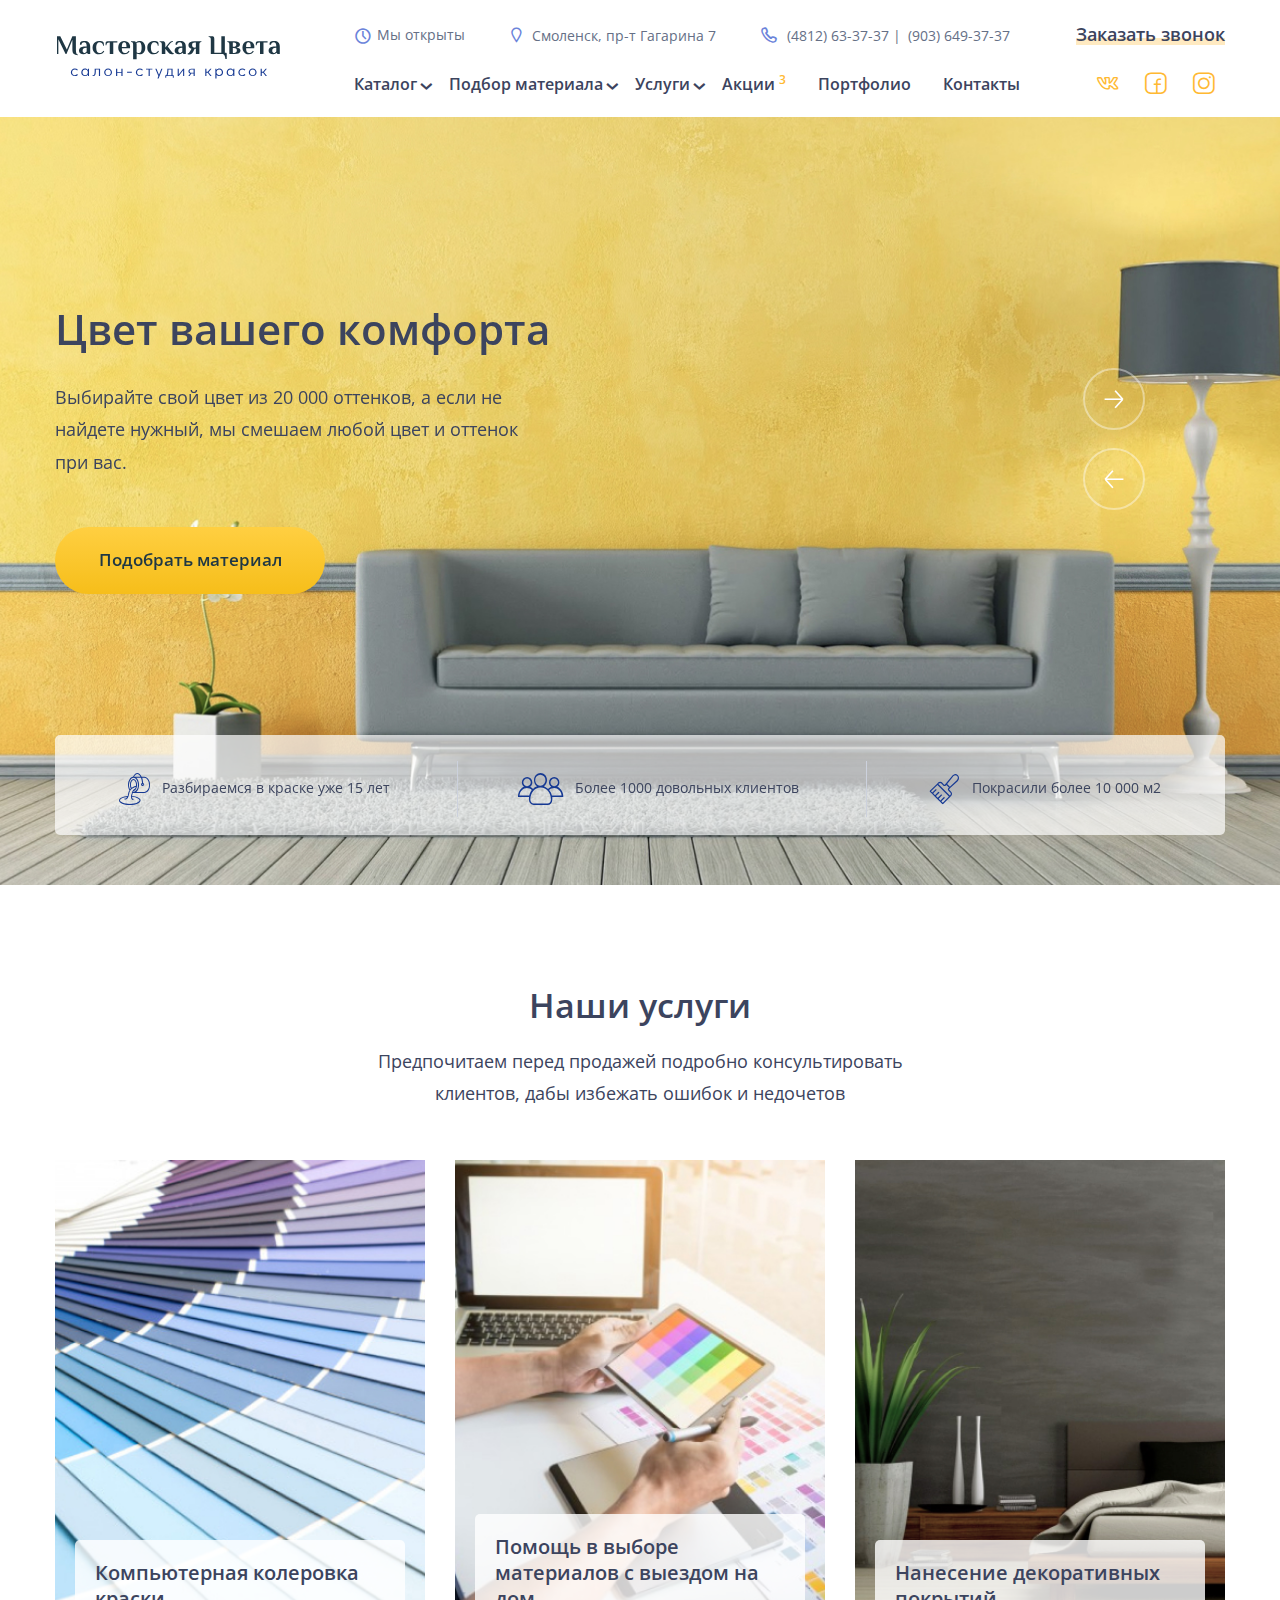
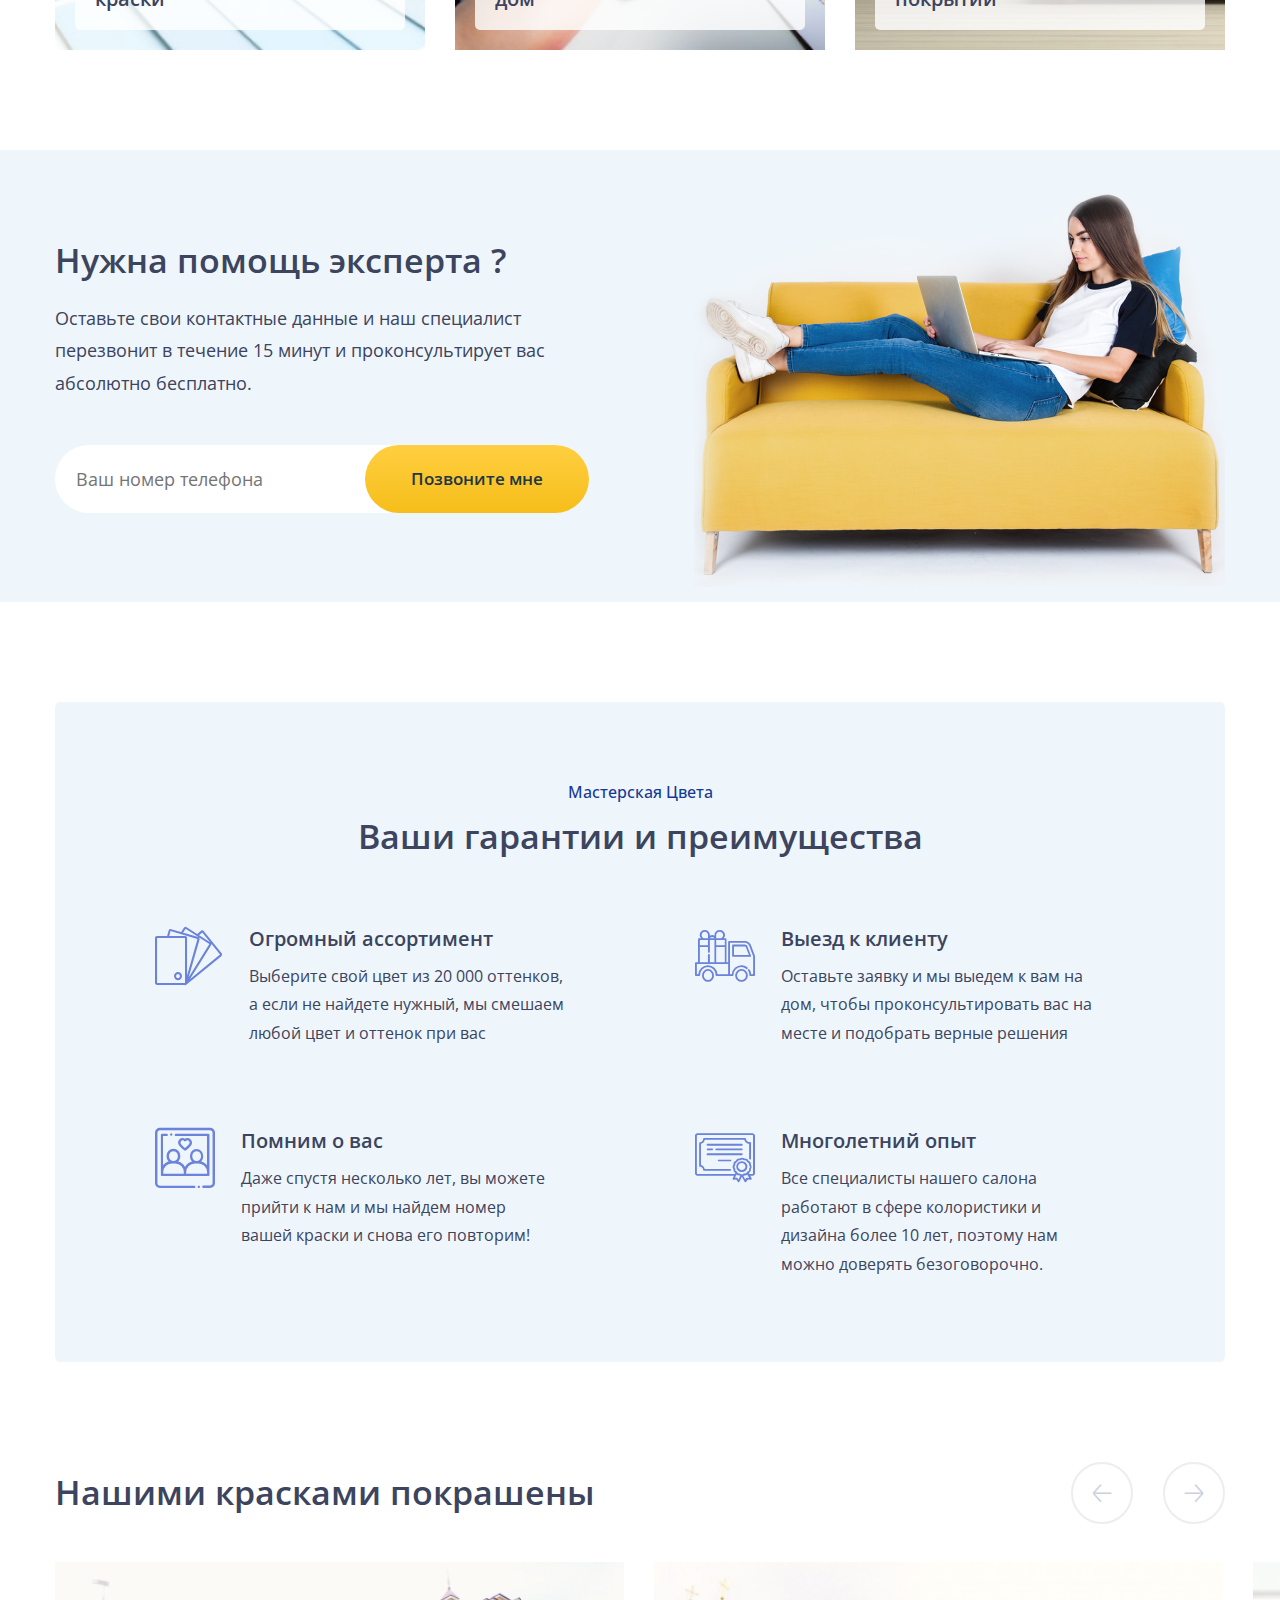
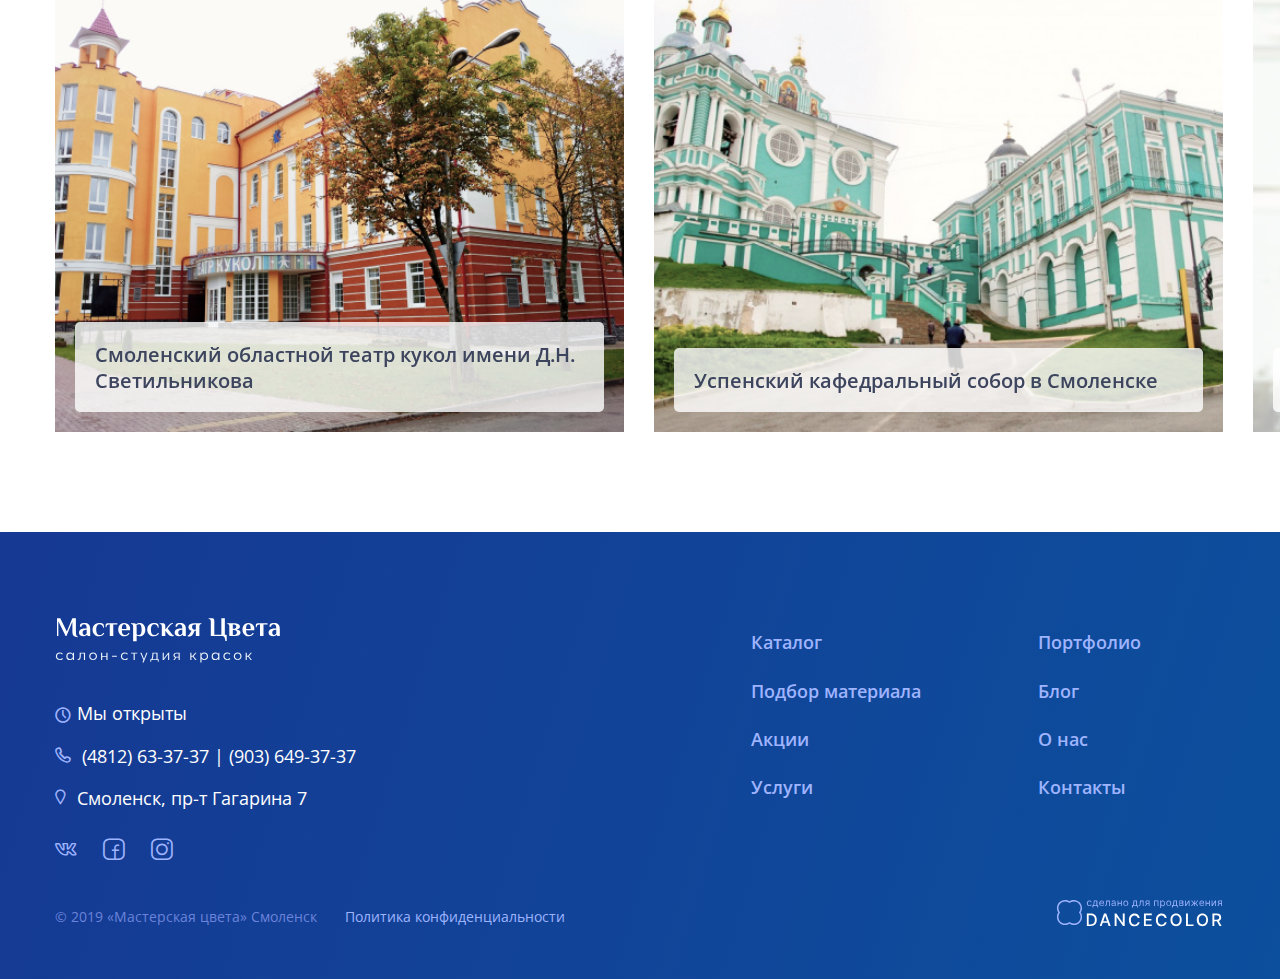
<file: Test 3/index.html>
<!DOCTYPE html>
<html lang="en">
<head>
	<meta charset="utf-8">
	<meta http-equiv="x-ua-compatible" content="ie=edge">
	<meta name="viewport" content="width=device-width, initial-scale=1.0">
	<title>Мастерская цвета</title>
	<link href="https://fonts.googleapis.com/css?family=Open+Sans:400,500,600&display=swap" rel="stylesheet">
	<link media="all" rel="stylesheet" href="css/main.css">
	<script>window.jQuery || document.write('<script src="js/jquery-3.3.1.min.js" defer><\/script>')</script>
	<script src="js/jquery.main.js" defer></script>
</head>
<body>
	<div id="wrapper">
		<header id="header">
			<div class="container">
				<strong class="logo">
					<a href="#">
						<img src="images/logo.svg" width="227" alt="Мастерская цвета">
					</a>
				</strong>
				<nav id="nav">
					<a href="#" class="nav-opener"><span>Menu</span></a>
					<div class="menu-holder">
						<address>
							<div class="address-item">
								<i class="icon-clock"></i>Мы открыты
							</div>
							<div class="address-item">
								<i class="icon-pin"></i>
								<ul class="info-list">
									<li>Смоленск, пр-т Гагарина 7</li>
								</ul>
							</div>
							<div class="address-item">
								<i class="icon-phone"></i>
								<ul class="info-list">
									<li><a href="tel:4812633737">(4812) 63-37-37</a></li>
									<li><a href="tel:9036493737">(903) 649-37-37</a></li>
								</ul>
							</div>
						</address>
						<a href="#" class="link"><span>Заказать звонок</span></a>
						<ul class="menu">
							<li>
								<a href="#">Каталог</a>
								<ul class="submenu">
									<li><a href="#">Краски</a></li>
									<li><a href="#">Эмали</a></li>
									<li><a href="#">Грунтовки и пропитки</a></li>
									<li><a href="#">Лаки</a></li>
									<li><a href="#">Декоративные краски и штукатурки</a></li>
									<li><a href="#">Декоративный камень и лепнина</a></li>
									<li><a href="#">Фотообои и фрески</a></li>
									<li><a href="#">Малярный инструмент</a></li>
								</ul>
							</li>
							<li>
								<a href="#">Подбор материала</a>
								<ul class="submenu">
									<li><a href="#">Декоративные краски и штукатурки</a></li>
									<li><a href="#">Декоративный камень и лепнина</a></li>
									<li><a href="#">Фотообои и фрески</a></li>
									<li><a href="#">Малярный инструмент</a></li>
								</ul>
							</li>
							<li>
								<a href="#">Услуги</a>
								<ul class="submenu">
									<li><a href="#">Краски</a></li>
									<li><a href="#">Эмали</a></li>
								</ul>
							</li>
							<li><a href="#">Акции <sup>3</sup></a></li>
							<li><a href="#">Портфолио</a></li>
							<li><a href="#">Контакты</a></li>
						</ul>
						<ul class="social-list">
							<li><a href="#"><i class="icon-vk"></i></a></li>
							<li><a href="#"><i class="icon-facebook"></i></a></li>
							<li><a href="#"><i class="icon-instagram"></i></a></li>
						</ul>
					</div>
				</nav>
			</div>
		</header>
		<main id="main">
			<section class="intro-section">
				<div class="bg-slider">
					<div class="slide">
						<div class="img-holder" style="background-image: url('images/img-01.jpg')"></div>
					</div>
					<div class="slide">
						<div class="img-holder" style="background-image: url('images/img-01.jpg')"></div>
					</div>
				</div>
				<div class="container">
					<div class="text-holder">
						<h1>Цвет вашего комфорта</h1>
						<p>Выбирайте свой цвет из 20 000 оттенков,
							а если не найдете нужный, мы смешаем любой цвет и оттенок при вас.</p>
						<a href="#" class="btn">Подобрать материал</a>
					</div>
					<ul class="info-panel">
						<li><i class="icon-paint"></i>Разбираемся в краске уже 15 лет</li>
						<li><i class="icon-users"></i>Более 1000 довольных клиентов</li>
						<li><i class="icon-brush"></i>Покрасили более 10 000 м2</li>
					</ul>
				</div>
			</section>
			<section class="services-section">
				<div class="container">
					<div class="heading-holder">
						<h2>Наши услуги</h2>
						<p>Предпочитаем перед продажей подробно консультировать клиентов, дабы избежать ошибок и недочетов</p>
					</div>
					<div class="row">
						<div class="column">
							<div class="img-box" style="background-image: url('images/img-02.jpg')">
								<div class="text-holder">
									<h3>Компьютерная колеровка краски</h3>
									<a href="#" class="link"><span>Подробнее</span></a>
								</div>
							</div>
						</div>
						<div class="column">
							<div class="img-box" style="background-image: url('images/img-03.jpg')">
								<div class="text-holder">
									<h3>Помощь в выборе материалов с выездом на дом</h3>
									<a href="#" class="link"><span>Подробнее</span></a>
								</div>
							</div>
						</div>
						<div class="column">
							<div class="img-box" style="background-image: url('images/img-04.jpg')">
								<div class="text-holder">
									<h3>Нанесение декоративных покрытий</h3>
									<a href="#" class="link"><span>Подробнее</span></a>
								</div>
							</div>
						</div>
					</div>
				</div>
			</section>
			<section class="help-section">
				<div class="container">
					<div class="row">
						<div class="column">
							<h2>Нужна помощь эксперта ?</h2>
							<p>Оставьте свои контактные данные и наш специалист перезвонит в течение 15 минут и проконсультирует вас абсолютно бесплатно.</p>
							<form action="#">
								<input type="tel" placeholder="Ваш номер телефона">
								<input type="submit" class="btn" value="Позвоните мне">
							</form>
						</div>
						<div class="column">
							<img src="images/img-08.png" alt="image description">
						</div>
					</div>
				</div>
			</section>
			<div class="container">
				<section class="benefits-section">
					<div class="heading-holder">
						<strong class="title">Мастерская Цвета</strong>
						<h2>Ваши гарантии и преимущества</h2>
					</div>
					<div class="row">
						<div class="column">
							<i class="icon-cards"></i>
							<div class="text-holder">
								<h3>Огромный ассортимент </h3>
								<p>Выберите свой цвет из 20 000 оттенков, а если не найдете нужный, мы смешаем любой цвет и оттенок при вас</p>
							</div>
						</div>
						<div class="column">
							<i class="icon-present"></i>
							<div class="text-holder">
								<h3>Выезд к клиенту</h3>
								<p>Оставьте заявку и мы выедем к вам на дом, чтобы проконсультировать вас на месте и подобрать верные решения</p>
							</div>
						</div>
						<div class="column">
							<i class="icon-picture"></i>
							<div class="text-holder">
								<h3>Помним о вас</h3>
								<p>Даже спустя несколько лет, вы можете прийти к нам и мы найдем номер вашей краски и снова его повторим! </p>
							</div>
						</div>
						<div class="column">
							<i class="icon-winner"></i>
							<div class="text-holder">
								<h3>Многолетний опыт</h3>
								<p>Все специалисты нашего салона работают в сфере колористики и дизайна более 10 лет, поэтому нам можно доверять безоговорочно.</p>
							</div>
						</div>
					</div>
				</section>
			</div>
			<section class="portfolio-section">
				<div class="container">
					<h2>Нашими красками покрашены</h2>
					<div class="portfolio-slider">
					<div class="slide">
						<div class="img-box" style="background-image: url('images/img-05.jpg')">
							<div class="text-holder">
								<h3>Смоленский областной театр кукол имени
									Д.Н. Светильникова</h3>
								<a href="#" class="link"><span>Подробнее</span></a>
							</div>
						</div>
					</div>
					<div class="slide">
						<div class="img-box" style="background-image: url('images/img-06.jpg')">
							<div class="text-holder">
								<h3>Успенский кафедральный собор в Смоленске</h3>
								<a href="#" class="link"><span>Подробнее</span></a>
							</div>
						</div>
					</div>
					<div class="slide">
						<div class="img-box" style="background-image: url('images/img-07.jpg')">
							<div class="text-holder">
								<h3>Смоленский центральный вокзал</h3>
								<a href="#" class="link"><span>Подробнее</span></a>
							</div>
						</div>
					</div>
				</div>
				</div>
			</section>
		</main>
		<footer id="footer">
			<div class="container">
				<div class="row">
					<div class="column">
						<strong class="logo">
							<a href="#">
								<img src="images/logo-white.svg" width="227" alt="Мастерская цвета">
							</a>
						</strong>
						<address>
							<div class="address-item">
								<i class="icon-clock"></i>Мы открыты
							</div>
							<div class="address-item">
								<i class="icon-phone"></i>
								<ul class="info-list">
									<li><a href="tel:4812633737">(4812) 63-37-37</a></li>
									<li><a href="tel:9036493737">(903) 649-37-37</a></li>
								</ul>
							</div>
							<div class="address-item">
								<i class="icon-pin"></i>
								<ul class="info-list">
									<li>Смоленск, пр-т Гагарина 7</li>
								</ul>
							</div>
						</address>
						<ul class="social-list">
							<li><a href="#"><i class="icon-vk"></i></a></li>
							<li><a href="#"><i class="icon-facebook"></i></a></li>
							<li><a href="#"><i class="icon-instagram"></i></a></li>
						</ul>
					</div>
					<div class="column">
						<ul class="footer-menu">
							<li><a href="#">Каталог</a></li>
							<li><a href="#">Подбор материала</a></li>
							<li><a href="#">Акции</a></li>
							<li><a href="#">Услуги</a></li>
							<li><a href="#">Портфолио</a></li>
							<li><a href="#">Блог</a></li>
							<li><a href="#">О нас</a></li>
							<li><a href="#">Контакты</a></li>
						</ul>
					</div>
				</div>
				<div class="copyright-holder">
					<ul class="copyright-list">
						<li><span class="copyright">&copy; 2019 <a href="#">«Мастерская цвета»</a> Смоленск</span></li>
						<li><a href="#">Политика конфиденциальности</a></li>
					</ul>
					<strong class="footer-logo">
						<a href="#">
							<img src="images/logo-footer.svg" width="170" alt="DANCECOLOR">
						</a>
					</strong>
				</div>
			</div>
		</footer>
	</div>
</body>
</html>
</file>
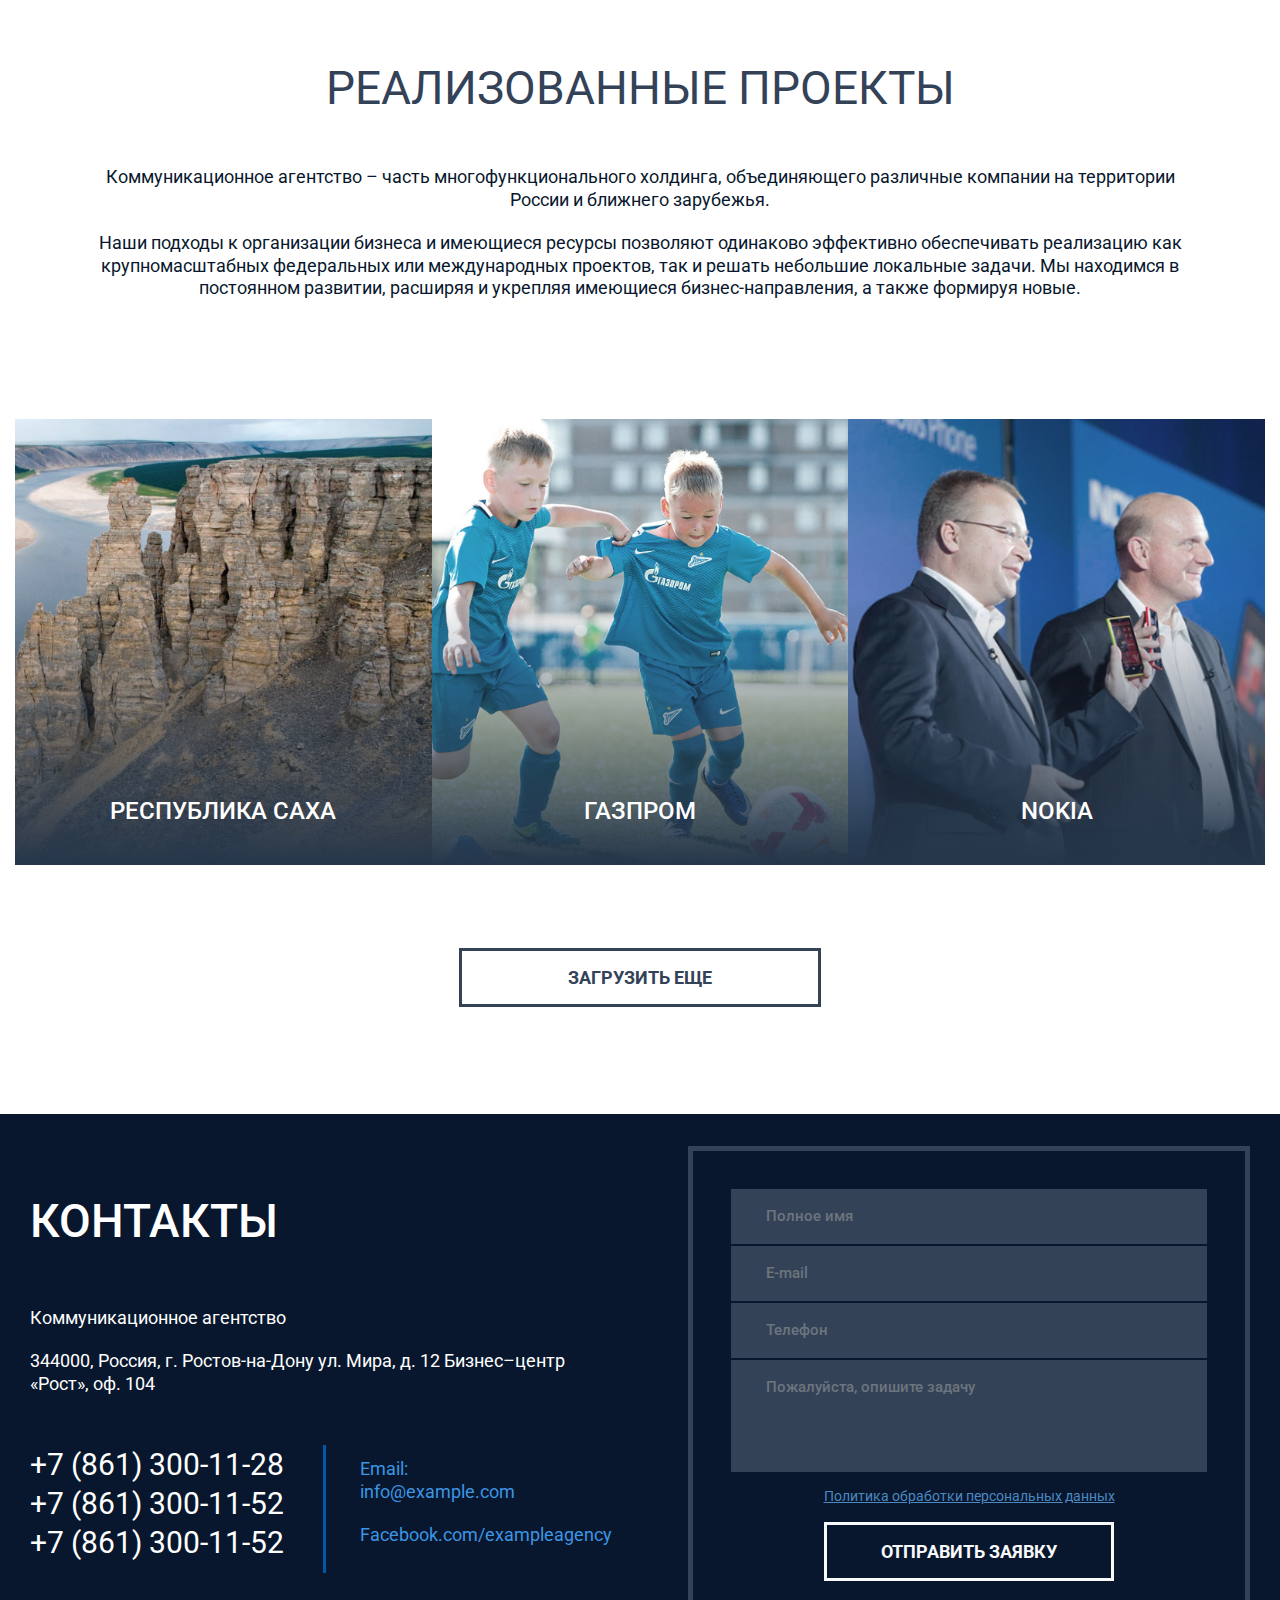
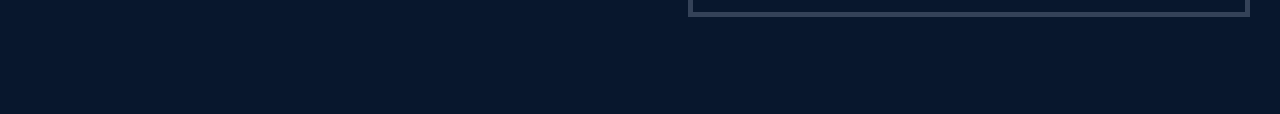
<file: Test 4/index.html>
<!DOCTYPE html>
<html lang="en">
<head>
	<meta charset="utf-8">
	<meta http-equiv="x-ua-compatible" content="ie=edge">
	<meta name="viewport" content="width=device-width, initial-scale=1.0">
	<title>Project</title>
	<script>window.jQuery || document.write('<script src="js/jquery-3.3.1.min.js" defer><\/script>')</script>
	<script src="js/jquery.main.js" defer></script>
	<script src="https://cdnjs.cloudflare.com/ajax/libs/popper.js/1.14.7/umd/popper.min.js" integrity="sha384-UO2eT0CpHqdSJQ6hJty5KVphtPhzWj9WO1clHTMGa3JDZwrnQq4sF86dIHNDz0W1" crossorigin="anonymous" defer></script>
	<script src="https://stackpath.bootstrapcdn.com/bootstrap/4.3.1/js/bootstrap.min.js" integrity="sha384-JjSmVgyd0p3pXB1rRibZUAYoIIy6OrQ6VrjIEaFf/nJGzIxFDsf4x0xIM+B07jRM" crossorigin="anonymous" defer></script>
	<link href="https://fonts.googleapis.com/css?family=Roboto:400,500,700&display=swap" rel="stylesheet">
	<link media="all" rel="stylesheet" href="css/bootstrap.css">
	<link media="all" rel="stylesheet" href="css/main.css">
</head>
<body>
	<div id="wrapper">
		<main id="main">
			<section class="our-projects-section text-center">
				<div class="text-holder">
					<h2>РЕАЛИЗОВАННЫЕ ПРОЕКТЫ</h2>
					<p>Коммуникационное агентство – часть многофункционального холдинга, объединяющего различные компании на территории России и ближнего зарубежья. </p>
					<p>Наши подходы к организации бизнеса и имеющиеся ресурсы позволяют одинаково эффективно обеспечивать реализацию как крупномасштабных федеральных или международных проектов, так и решать небольшие локальные задачи. Мы находимся в постоянном развитии, расширяя и укрепляя имеющиеся бизнес-направления, а также формируя новые.</p>
				</div>
				<div class="container">
					<div class="row no-gutters">
						<div class="col-md-4">
							<div class="visual-card" style="background-image: url(assets/images/img-01.jpg);">
								<div class="text-holder">
									<div class="m-auto w-100">
										<strong class="title">Федеральный ситуационно-информационный центр по вопросам проведения ЕГЭ 2014 года</strong>
										<a href="#" class="btn btn-outline-light" data-toggle="modal" data-target="#modalProject1">подробнее</a>
									</div>
								</div>
								<h3>республика саха</h3>
							</div>
						</div>
						<div class="col-md-4">
							<div class="visual-card" style="background-image: url(assets/images/img-02.jpg);">
								<div class="text-holder">
									<div class="m-auto w-100">
										<strong class="title">Федеральный ситуационно-информационный центр по вопросам проведения ЕГЭ 2014 года</strong>
										<a href="#" class="btn btn-outline-light" data-toggle="modal" data-target="#modalProject2">подробнее</a>
									</div>
								</div>
								<h3>ГАЗПРОМ</h3>
							</div>
						</div>
						<div class="col-md-4">
							<div class="visual-card" style="background-image: url(assets/images/img-03.jpg);">
								<div class="text-holder">
									<div class="m-auto w-100">
										<strong class="title">Федеральный ситуационно-информационный центр по вопросам проведения ЕГЭ 2014 года</strong>
										<a href="#" class="btn btn-outline-light" data-toggle="modal" data-target="#modalProject3">подробнее</a>
									</div>
								</div>
								<h3>NOKIA</h3>
							</div>
						</div>
					</div>
					<a href="#" class="btn btn-outline-primary">загрузить еще</a>
				</div>
			</section>
		</main>
		<footer id="footer">
			<div class="container">
				<div class="row">
					<div class="col-lg-6 pt-lg-5">
						<h2>контакты</h2>
						<address>
							<p>Коммуникационное агентство</p>
							<p>344000, Россия, г. Ростов-на-Дону ул. Мира, д. 12 Бизнес–центр «Рост», оф. 104</p>
						</address>
						<div class="row mb-sm-4 mb-lg-0">
							<div class="col-sm-6">
								<ul class="phone-list">
									<li><a href="tel:78613001128">+7 (861) 300-11-28</a></li>
									<li><a href="tel:78613001152">+7 (861) 300-11-52</a></li>
									<li><a href="tel:78613001152">+7 (861) 300-11-52</a></li>
								</ul>
							</div>
							<div class="col-sm-6">
								<ul class="mail-list">
									<li>
										<span class="d-block">Email:</span>
										<a href="mailto:info@example.com">info@example.com</a>
									</li>
									<li><a href="Facebook.com/exampleagency">Facebook.com/exampleagency</a></li>
								</ul>
							</div>
						</div>
					</div>
					<div class="col-lg-6 pl-lg-5">
						<form action="#" class="contact-form text-center">
							<input type="text" class="form-control" placeholder="Полное имя">
							<input type="email" class="form-control" placeholder="E-mail">
							<input type="tel" class="form-control" placeholder="Телефон">
							<textarea class="form-control" placeholder="Пожалуйста, опишите задачу"></textarea>
							<div class="link-holder">
								<a href="#" class="link">Политика обработки персональных данных</a>
							</div>
							<input type="submit" class="btn btn-outline-light" value="Отправить заявку">
						</form>
					</div>
				</div>
			</div>
		</footer>
		<div class="modal fade" id="modalProject1" tabindex="-1" role="dialog" aria-hidden="true">
			<div class="modal-dialog modal-dialog-centered modal-xl" role="document">
				<div class="modal-content">
					<button type="button" class="close" data-dismiss="modal" aria-label="Close">
						<span aria-hidden="true">&times;</span>
					</button>
					<div class="modal-body">
						<div class="row">
							<div class="col-md-6">
								<div class="img-box" style="background-image: url(assets/images/img-01.jpg);"></div>
							</div>
							<div class="col-md-6 align-self-center">
								<h3>Project 1</h3>
								<p>Lorem ipsum dolor sit amet, consectetur adipisicing elit. Illo nam autem, ullam quos itaque numquam excepturi nostrum tempora, animi officia esse sed. Unde illo voluptatibus pariatur, facilis aspernatur tempora molestiae.</p>
							</div>
						</div>
					</div>
				</div>
			</div>
		</div>
		<div class="modal fade" id="modalProject2" tabindex="-1" role="dialog" aria-hidden="true">
			<div class="modal-dialog modal-dialog-centered modal-xl" role="document">
				<div class="modal-content">
					<button type="button" class="close" data-dismiss="modal" aria-label="Close">
						<span aria-hidden="true">&times;</span>
					</button>
					<div class="modal-body">
						<div class="row">
							<div class="col-md-6">
								<div class="img-box" style="background-image: url(assets/images/img-02.jpg);"></div>
							</div>
							<div class="col-md-6 align-self-center">
								<h3>Project 2</h3>
								<p>Lorem ipsum dolor sit amet, consectetur adipisicing elit. Illo nam autem, ullam quos itaque numquam excepturi nostrum tempora, animi officia esse sed. Unde illo voluptatibus pariatur, facilis aspernatur tempora molestiae.</p>
							</div>
						</div>
					</div>
				</div>
			</div>
		</div>
		<div class="modal fade" id="modalProject3" tabindex="-1" role="dialog" aria-hidden="true">
			<div class="modal-dialog modal-dialog-centered modal-xl" role="document">
				<div class="modal-content">
					<button type="button" class="close" data-dismiss="modal" aria-label="Close">
						<span aria-hidden="true">&times;</span>
					</button>
					<div class="modal-body">
						<div class="row">
							<div class="col-md-6">
								<div class="img-box" style="background-image: url(assets/images/img-03.jpg);"></div>
							</div>
							<div class="col-md-6 align-self-center">
								<h3>Project 3</h3>
								<p>Lorem ipsum dolor sit amet, consectetur adipisicing elit. Illo nam autem, ullam quos itaque numquam excepturi nostrum tempora, animi officia esse sed. Unde illo voluptatibus pariatur, facilis aspernatur tempora molestiae.</p>
							</div>
						</div>
					</div>
				</div>
			</div>
		</div>
	</div>
</body>
</html>
</file>
<file: Test 4/css/main.css>
.phone-list, .mail-list {
    margin: 0;
    padding: 0;
    list-style: none;
}

.clearfix:after {
    content: '';
    display: block;
    clear: both;
}

.visual-card, .modal .img-box {
    background-repeat: no-repeat;
    background-size: cover;
    background-position: center;
}

.ellipsis {
    white-space: nowrap;
    text-overflow: ellipsis;
    overflow: hidden;
}

#wrapper {
    position: relative;
    overflow: hidden;
}

img {
    max-width: 100%;
    height: auto;
    vertical-align: top;
}

h1,
.h1,
h2,
.h2,
h3,
.h3,
h4,
.h4,
h5,
.h5 {
    margin-top: 0;
}

@media (min-width: 992px) {
    body {
        font-size: 18px;
    }
}

h2 {
    text-transform: uppercase;
}

@media (min-width: 992px) {
    h2 {
        font-size: 46px;
    }
}

h3 {
    text-transform: uppercase;
}

@media (min-width: 992px) {
    h3 {
        font-size: 24px;
    }
}

a {
    transition: color 0.4s ease-in-out;
}

.link {
    display: inline-block;
    vertical-align: top;
    font-size: 14px;
    text-decoration: underline;
}

.form-control {
    margin-bottom: 2px;
    box-shadow: none;
}

@media (min-width: 992px) {
    .form-control {
        padding: 19px 34px;
    }
}

.form-control:focus {
    outline: none;
    box-shadow: none;
}

textarea.form-control {
    height: 112px;
    resize: none;
}

button:focus {
    outline: none;
}

.btn {
    text-transform: uppercase;
}

@media (min-width: 992px) {
    .btn {
        min-width: 362px;
        font-size: 18px;
    }
}

.our-projects-section {
    padding: 20px 0;
}

@media (min-width: 992px) {
    .our-projects-section {
        padding: 61px 0 107px;
    }
}

.our-projects-section h2 {
    font-weight: 400;
}

@media (min-width: 992px) {
    .our-projects-section h2 {
        margin: 0 0 50px;
    }
}

.our-projects-section p {
    margin: 0 0 21px;
}

@media (min-width: 1200px) {
    .our-projects-section .container {
        max-width: 1650px;
    }
}

.our-projects-section .row {
    margin-bottom: 20px;
}

@media (min-width: 992px) {
    .our-projects-section .row {
        margin-bottom: 83px;
    }
}

.our-projects-section .text-holder {
    max-width: 1130px;
    margin: 0 auto 20px;
}

@media (min-width: 992px) {
    .our-projects-section .text-holder {
        margin-bottom: 119px;
    }
}

.visual-card {
    transition: transform 0.4s ease-in-out;
    padding-bottom: 107%;
    position: relative;
    overflow: hidden;
}

.visual-card:before {
    transition: height 0.4s ease-in-out;
    content: '';
    position: absolute;
    left: 0;
    right: 0;
    bottom: 0;
    height: 60%;
    background: linear-gradient(to top, #25364a, rgba(0, 0, 0, 0.001));
}

.visual-card:hover {
    z-index: 2;
    transform: scale(1.04);
}

.visual-card:hover:before {
    height: 300%;
}

.visual-card:hover .text-holder {
    opacity: 1;
    visibility: visible;
}

.visual-card .text-holder {
    transition: opacity 0.4s ease-in-out, visibility 0.4s ease-in-out;
    opacity: 0;
    visibility: hidden;
    position: absolute;
    top: 0;
    left: 0;
    right: 0;
    height: calc(100% - 70px);
    overflow-y: auto;
    overflow-x: hidden;
    display: -ms-flexbox;
    display: flex;
    -ms-flex-align: center;
    align-items: center;
    -ms-flex-direction: column;
    flex-direction: column;
    z-index: 2;
    padding: 20px 10px 10px;
}

@media (min-width: 992px) {
    .visual-card .text-holder {
        height: calc(100% - 100px);
    }
}

@media (min-width: 1200px) {
    .visual-card .text-holder {
        padding: 53px 115px 10px;
    }
}

.visual-card h3 {
    position: absolute;
    bottom: 15px;
    left: 0;
    right: 0;
    z-index: 2;
    color: #fff;
}

@media (min-width: 992px) {
    .visual-card h3 {
        bottom: 31px;
    }
}

.visual-card .title {
    color: #fff;
    font-weight: 400;
    position: relative;
    display: block;
    padding-bottom: 26px;
    margin-bottom: 24px;
    line-height: 1.35;
}

.visual-card .title:after {
    content: '';
    position: absolute;
    bottom: 0;
    left: 50%;
    transform: translateX(-50%);
    height: 3px;
    width: 90px;
    background: #fff;
}

@media (min-width: 992px) {
    .visual-card .btn {
        min-width: 203px;
    }
}

.modal .img-box {
    padding-bottom: 100%;
    margin: 0 0 20px;
}

.modal .close {
    position: absolute;
    margin: 0;
    top: 5px;
    right: 5px;
    z-index: 2;
}

@media (min-width: 992px) {
    .modal .close {
        top: 10px;
        right: 10px;
    }
}

#footer {
    background: #08172d;
    padding: 20px 0;
}

@media (min-width: 992px) {
    #footer {
        padding: 32px 0 97px;
    }
}

#footer h2 {
    color: #fff;
}

@media (min-width: 992px) {
    #footer h2 {
        margin-bottom: 58px;
    }
}

#footer address {
    color: #fff;
}

@media (min-width: 1200px) {
    #footer .container {
        max-width: 1250px;
    }
}

@media (min-width: 992px) {
    address {
        margin-bottom: 50px;
    }
}

address p {
    margin-bottom: 21px;
}

.contact-form {
    border: 3px solid #344258;
    padding: 10px;
}

@media (min-width: 768px) {
    .contact-form {
        padding: 38px 38px 31px;
        border-width: 5px;
    }
}

.contact-form .link-holder {
    padding: 14px 0 12px;
}

@media (min-width: 992px) {
    .contact-form input[type="submit"] {
        min-width: 290px;
    }
}

.phone-list {
    color: #fff;
    line-height: 1.3;
}

@media (min-width: 576px) {
    .phone-list {
        font-size: 24px;
    }
}

@media (min-width: 1200px) {
    .phone-list {
        font-size: 30px;
    }
}

.phone-list a {
    color: inherit;
}

.phone-list a:hover {
    color: #344258;
}

.mail-list {
    color: #3d95e3;
    padding: 13px 0 0;
}

@media (min-width: 576px) {
    .mail-list {
        position: relative;
        padding: 13px 0 5px;
    }
}

@media (min-width: 1200px) {
    .mail-list {
        padding: 13px 17px 5px;
    }
}

@media (min-width: 576px) {
    .mail-list:before {
        content: '';
        position: absolute;
        top: 0;
        bottom: 0;
        left: -20px;
        width: 3px;
        background-color: #0058a7;
    }
}

.mail-list li {
    margin-bottom: 21px;
}

.mail-list a {
    color: inherit;
}

.mail-list a:hover {
    color: #fff;
}
</file>
<file: Test 3/css/main.css>
/*! normalize.css v8.0.1 | MIT License | github.com/necolas/normalize.css */
/* Document
   ========================================================================== */
/**
 * 1. Correct the line height in all browsers.
 * 2. Prevent adjustments of font size after orientation changes in iOS.
 */
html {
  line-height: 1.15;
  /* 1 */
  -webkit-text-size-adjust: 100%;
  /* 2 */ }

/* Sections
   ========================================================================== */
/**
 * Remove the margin in all browsers.
 */
body {
  margin: 0; }

/**
 * Render the `main` element consistently in IE.
 */
main {
  display: block; }

/**
 * Correct the font size and margin on `h1` elements within `section` and
 * `article` contexts in Chrome, Firefox, and Safari.
 */
h1 {
  font-size: 2em;
  margin: 0.67em 0; }

/* Grouping content
   ========================================================================== */
/**
 * 1. Add the correct box sizing in Firefox.
 * 2. Show the overflow in Edge and IE.
 */
hr {
  box-sizing: content-box;
  /* 1 */
  height: 0;
  /* 1 */
  overflow: visible;
  /* 2 */ }

/**
 * 1. Correct the inheritance and scaling of font size in all browsers.
 * 2. Correct the odd `em` font sizing in all browsers.
 */
pre {
  font-family: monospace, monospace;
  /* 1 */
  font-size: 1em;
  /* 2 */ }

/* Text-level semantics
   ========================================================================== */
/**
 * Remove the gray background on active links in IE 10.
 */
a {
  background-color: transparent; }

/**
 * 1. Remove the bottom border in Chrome 57-
 * 2. Add the correct text decoration in Chrome, Edge, IE, Opera, and Safari.
 */
abbr[title] {
  border-bottom: none;
  /* 1 */
  text-decoration: underline;
  /* 2 */
  text-decoration: underline dotted;
  /* 2 */ }

/**
 * Add the correct font weight in Chrome, Edge, and Safari.
 */
b,
strong {
  font-weight: bolder; }

/**
 * 1. Correct the inheritance and scaling of font size in all browsers.
 * 2. Correct the odd `em` font sizing in all browsers.
 */
code,
kbd,
samp {
  font-family: monospace, monospace;
  /* 1 */
  font-size: 1em;
  /* 2 */ }

/**
 * Add the correct font size in all browsers.
 */
small {
  font-size: 80%; }

/**
 * Prevent `sub` and `sup` elements from affecting the line height in
 * all browsers.
 */
sub,
sup {
  font-size: 75%;
  line-height: 0;
  position: relative;
  vertical-align: baseline; }

sub {
  bottom: -0.25em; }

sup {
  top: -0.5em; }

/* Embedded content
   ========================================================================== */
/**
 * Remove the border on images inside links in IE 10.
 */
img {
  border-style: none; }

/* Forms
   ========================================================================== */
/**
 * 1. Change the font styles in all browsers.
 * 2. Remove the margin in Firefox and Safari.
 */
button,
input,
optgroup,
select,
textarea {
  font-family: inherit;
  /* 1 */
  font-size: 100%;
  /* 1 */
  line-height: 1.15;
  /* 1 */
  margin: 0;
  /* 2 */ }

/**
 * Show the overflow in IE.
 * 1. Show the overflow in Edge.
 */
button,
input {
  /* 1 */
  overflow: visible; }

/**
 * Remove the inheritance of text transform in Edge, Firefox, and IE.
 * 1. Remove the inheritance of text transform in Firefox.
 */
button,
select {
  /* 1 */
  text-transform: none; }

/**
 * Correct the inability to style clickable types in iOS and Safari.
 */
button,
[type="button"],
[type="reset"],
[type="submit"] {
  -webkit-appearance: button; }

/**
 * Remove the inner border and padding in Firefox.
 */
button::-moz-focus-inner,
[type="button"]::-moz-focus-inner,
[type="reset"]::-moz-focus-inner,
[type="submit"]::-moz-focus-inner {
  border-style: none;
  padding: 0; }

/**
 * Restore the focus styles unset by the previous rule.
 */
button:-moz-focusring,
[type="button"]:-moz-focusring,
[type="reset"]:-moz-focusring,
[type="submit"]:-moz-focusring {
  outline: 1px dotted ButtonText; }

/**
 * Correct the padding in Firefox.
 */
fieldset {
  padding: 0.35em 0.75em 0.625em; }

/**
 * 1. Correct the text wrapping in Edge and IE.
 * 2. Correct the color inheritance from `fieldset` elements in IE.
 * 3. Remove the padding so developers are not caught out when they zero out
 *    `fieldset` elements in all browsers.
 */
legend {
  box-sizing: border-box;
  /* 1 */
  color: inherit;
  /* 2 */
  display: table;
  /* 1 */
  max-width: 100%;
  /* 1 */
  padding: 0;
  /* 3 */
  white-space: normal;
  /* 1 */ }

/**
 * Add the correct vertical alignment in Chrome, Firefox, and Opera.
 */
progress {
  vertical-align: baseline; }

/**
 * Remove the default vertical scrollbar in IE 10+.
 */
textarea {
  overflow: auto; }

/**
 * 1. Add the correct box sizing in IE 10.
 * 2. Remove the padding in IE 10.
 */
[type="checkbox"],
[type="radio"] {
  box-sizing: border-box;
  /* 1 */
  padding: 0;
  /* 2 */ }

/**
 * Correct the cursor style of increment and decrement buttons in Chrome.
 */
[type="number"]::-webkit-inner-spin-button,
[type="number"]::-webkit-outer-spin-button {
  height: auto; }

/**
 * 1. Correct the odd appearance in Chrome and Safari.
 * 2. Correct the outline style in Safari.
 */
[type="search"] {
  -webkit-appearance: textfield;
  /* 1 */
  outline-offset: -2px;
  /* 2 */ }

/**
 * Remove the inner padding in Chrome and Safari on macOS.
 */
[type="search"]::-webkit-search-decoration {
  -webkit-appearance: none; }

/**
 * 1. Correct the inability to style clickable types in iOS and Safari.
 * 2. Change font properties to `inherit` in Safari.
 */
::-webkit-file-upload-button {
  -webkit-appearance: button;
  /* 1 */
  font: inherit;
  /* 2 */ }

/* Interactive
   ========================================================================== */
/*
 * Add the correct display in Edge, IE 10+, and Firefox.
 */
details {
  display: block; }

/*
 * Add the correct display in all browsers.
 */
summary {
  display: list-item; }

/* Misc
   ========================================================================== */
/**
 * Add the correct display in IE 10+.
 */
template {
  display: none; }

/**
 * Add the correct display in IE 10.
 */
[hidden] {
  display: none; }

@font-face {
  font-family: 'icomoon';
  src: url("../fonts/icomoon.eot?pvwt7z");
  src: url("../fonts/icomoon.eot?pvwt7z#iefix") format("embedded-opentype"), url("../fonts/icomoon.ttf?pvwt7z") format("truetype"), url("../fonts/icomoon.woff?pvwt7z") format("woff"), url("../fonts/icomoon.svg?pvwt7z#icomoon") format("svg");
  font-weight: normal;
  font-style: normal; }

[class^="icon-"], [class*=" icon-"] {
  /* use !important to prevent issues with browser extensions that change fonts */
  font-family: 'icomoon' !important;
  speak: none;
  font-style: normal;
  font-weight: normal;
  font-variant: normal;
  text-transform: none;
  line-height: 1;
  /* Better Font Rendering =========== */
  -webkit-font-smoothing: antialiased;
  -moz-osx-font-smoothing: grayscale; }

.icon-down:before {
  content: "\e90f"; }

.icon-paint:before {
  content: "\e902"; }

.icon-users:before {
  content: "\e903"; }

.icon-brush:before {
  content: "\e904"; }

.icon-pin:before {
  content: "\e905"; }

.icon-clock:before {
  content: "\e906"; }

.icon-facebook:before {
  content: "\e907"; }

.icon-instagram:before {
  content: "\e908"; }

.icon-phone:before {
  content: "\e909"; }

.icon-picture:before {
  content: "\e90a"; }

.icon-present:before {
  content: "\e90b"; }

.icon-vk:before {
  content: "\e90c"; }

.icon-arrow-right:before {
  content: "\e90d"; }

.icon-arrow-left:before {
  content: "\e90e"; }

.icon-winner:before {
  content: "\e901"; }

.icon-cards:before {
  content: "\e900"; }

/* Slider */
.slick-slider {
  position: relative;
  display: block;
  box-sizing: border-box;
  -webkit-touch-callout: none;
  -webkit-user-select: none;
  -moz-user-select: none;
  -ms-user-select: none;
  user-select: none;
  -ms-touch-action: pan-y;
  touch-action: pan-y;
  -webkit-tap-highlight-color: transparent; }

.slick-list {
  position: relative;
  overflow: hidden;
  display: block;
  margin: 0;
  padding: 0; }
  .slick-list:focus {
    outline: none; }
  .slick-list.dragging {
    cursor: pointer;
    cursor: hand; }

.slick-slider .slick-track,
.slick-slider .slick-list {
  transform: translate3d(0, 0, 0); }

.slick-track {
  position: relative;
  left: 0;
  top: 0;
  display: block;
  margin-left: auto;
  margin-right: auto; }
  .slick-track:before, .slick-track:after {
    content: "";
    display: table; }
  .slick-track:after {
    clear: both; }
  .slick-loading .slick-track {
    visibility: hidden; }

.slick-slide {
  float: left;
  height: 100%;
  min-height: 1px;
  display: none; }
  [dir="rtl"] .slick-slide {
    float: right; }
  .slick-slide img {
    display: block; }
  .slick-slide.slick-loading img {
    display: none; }
  .slick-slide.dragging img {
    pointer-events: none; }
  .slick-initialized .slick-slide {
    display: block; }
  .slick-loading .slick-slide {
    visibility: hidden; }
  .slick-vertical .slick-slide {
    display: block;
    height: auto;
    border: 1px solid transparent; }

.slick-arrow.slick-hidden {
  display: none; }

.info-panel, .info-list, .menu, .submenu, .social-list, .footer-menu, .copyright-list {
  margin: 0;
  padding: 0;
  list-style: none; }

.clearfix:after {
  content: '';
  display: block;
  clear: both; }

.bg-slider .img-holder, .img-box {
  background-repeat: no-repeat;
  background-size: cover;
  background-position: center; }

.ellipsis {
  white-space: nowrap;
  text-overflow: ellipsis;
  overflow: hidden; }

*, *:before, *:after {
  box-sizing: border-box; }

body {
  color: #3C445E;
  background: #fff;
  font: 16px/1.8 "Open Sans", "Helvetica Neue", "Helvetica", sans-serif;
  min-width: 320px;
  -webkit-font-smoothing: antialiased;
  -moz-osx-font-smoothing: grayscale; }

#wrapper {
  position: relative;
  overflow: hidden; }

.container {
  margin: 0 auto;
  padding: 0 15px;
  max-width: 1200px;
  width: 100%; }

img {
  max-width: 100%;
  height: auto;
  vertical-align: top; }

h1, .h1,
h2, .h2,
h3, .h3,
h4, .h4,
h5, .h5,
h6, .h6,
.h {
  font-family: inherit;
  font-weight: 600;
  margin: 0 0 0.5em;
  color: inherit; }

h1, .h1 {
  font-size: 30px; }

h2, .h2 {
  font-size: 24px; }

h3, .h3 {
  font-size: 18px; }

h4, .h4 {
  font-size: 16px; }

h5, .h5 {
  font-size: 16px; }

h6, .h6 {
  font-size: 14px; }

p {
  margin: 0 0 1em; }

a {
  color: #3C445E; }
  a:hover, a:focus {
    text-decoration: none; }

form,
fieldset {
  margin: 0;
  padding: 0;
  border-style: none; }

input[type='text'],
input[type='tel'],
input[type='email'],
input[type='search'],
input[type='password'],
input[type='url'],
textarea {
  -webkit-appearance: none;
  -webkit-border-radius: 0;
  box-sizing: border-box;
  border: 1px solid transparent;
  padding: 5px 20px;
  background-color: #fff; }
  input[type='text']:focus,
  input[type='tel']:focus,
  input[type='email']:focus,
  input[type='search']:focus,
  input[type='password']:focus,
  input[type='url']:focus,
  textarea:focus {
    border-color: transparent; }

select {
  -webkit-border-radius: 0; }

textarea {
  resize: none;
  vertical-align: top; }

button,
input[type='button'],
input[type='reset'],
input[type='file'],
input[type='submit'] {
  -webkit-appearance: none;
  -webkit-border-radius: 0;
  cursor: pointer; }

.btn,
.button {
  transition: color .3s, background-color .3s;
  background: linear-gradient(180deg, #FFCF41 0%, #F6BE1A 25%, #fff 50%, #FFCF41 75%, #F6BE1A 100%);
  color: #1F3744;
  display: inline-block;
  vertical-align: top;
  padding: 10px 15px;
  font-size: 17px;
  border: 1px solid linear-gradient(180deg, #FFCF41 0%, #F6BE1A 25%, #fff 50%, #FFCF41 75%, #F6BE1A 100%);
  text-align: center; }
  .btn:hover,
  .button:hover {
    background-color: #1F3744;
    color: linear-gradient(180deg, #FFCF41 0%, #F6BE1A 25%, #fff 50%, #FFCF41 75%, #F6BE1A 100%); }

@media (min-width: 1024px) {
  body {
    font-size: 18px; } }

body.nav-active {
  overflow: hidden;
  width: 100%;
  position: fixed; }

h1 {
  margin: 0 0 14px; }
  @media (min-width: 1024px) {
    h1 {
      font-size: 42px; } }

h2 {
  margin: 0 0 9px; }
  @media (min-width: 1024px) {
    h2 {
      font-size: 34px; } }

h3 {
  line-height: 1.3;
  margin: 0 0 17px; }
  @media (min-width: 1024px) {
    h3 {
      font-size: 20px; } }

a {
  transition: color 0.4s ease-in-out;
  text-decoration: none; }

.row {
  margin-right: -15px;
  margin-left: -15px; }
  @media (min-width: 768px) {
    .row {
      display: -ms-flexbox;
      display: flex;
      -ms-flex-wrap: wrap;
          flex-wrap: wrap; } }

.column {
  padding: 0 15px;
  width: 100%; }

.link {
  display: inline-block;
  vertical-align: top;
  font-size: 18px;
  position: relative;
  font-weight: 600; }
  .link:before {
    transition: width 0.4s ease-in-out;
    content: '';
    position: absolute;
    bottom: 5px;
    width: 100%;
    left: 0;
    right: auto;
    height: 7px;
    background-color: rgba(255, 185, 50, 0.3);
    z-index: 1; }
  @media (min-width: 1024px) {
    .link:hover:before {
      width: 0;
      right: 0;
      left: auto; } }
  .link span {
    position: relative;
    z-index: 2; }

.btn {
  transition: background-position 0.5s ease-in-out;
  border-radius: 2em;
  font-weight: 600;
  border: none;
  background-size: 100% 400%;
  background-position: 0% 0%; }
  @media (min-width: 1024px) {
    .btn {
      padding: 18px 15px;
      min-width: 270px; } }
  .btn:hover {
    background-position: 0% 100%; }

.slick-arrow {
  transition: color 0.4s ease-in-out, border-color 0.4s ease-in-out;
  width: 30px;
  height: 30px;
  padding: 0;
  position: absolute;
  background: transparent;
  border-radius: 50%;
  font-size: 0;
  z-index: 3;
  outline: none;
  box-shadow: none;
  border-style: solid; }
  @media (min-width: 768px) {
    .slick-arrow {
      width: 42px;
      height: 42px; } }
  @media (min-width: 1024px) {
    .slick-arrow {
      width: 62px;
      height: 62px; } }
  .slick-arrow:before {
    content: '\e90e';
    font-family: 'icomoon';
    font-size: 16px;
    position: absolute;
    top: 50%;
    left: 50%;
    transform: translate(-50%, -50%); }
    @media (min-width: 768px) {
      .slick-arrow:before {
        font-size: 20px; } }
  .slick-arrow:focus, .slick-arrow:active {
    border-style: solid;
    box-shadow: none;
    outline: none; }
  .slick-arrow.slick-next:before {
    content: '\e90d'; }

input {
  outline: none; }

.heading-holder {
  text-align: center;
  margin: 0 auto 50px;
  max-width: 570px; }
  .heading-holder .title {
    display: block;
    color: #163993;
    font-weight: 500;
    font-size: 16px; }

.intro-section {
  position: relative;
  padding: 30px 0; }
  @media (min-width: 1024px) {
    .intro-section {
      padding: 70px 0 50px; } }
  @media (min-width: 1200px) {
    .intro-section {
      padding: 174px 0 50px; } }
  .intro-section .bg-slider {
    position: absolute;
    top: 0;
    left: 0;
    right: 0;
    bottom: 0; }
  .intro-section .container {
    position: relative;
    z-index: 2; }
  .intro-section .text-holder {
    line-height: 1.8;
    margin: 0 0 20px; }
    @media (min-width: 768px) {
      .intro-section .text-holder {
        max-width: 500px; } }
    @media (min-width: 1024px) {
      .intro-section .text-holder {
        margin: 0 0 70px; } }
    @media (min-width: 1200px) {
      .intro-section .text-holder {
        margin: 0 0 141px; } }
    @media (min-width: 1024px) {
      .intro-section .text-holder p {
        margin-bottom: 49px; } }

.bg-slider .slick-track,
.bg-slider .slick-list {
  height: 100%; }

.bg-slider .img-holder {
  height: 100%; }

@media (min-width: 768px) {
  .bg-slider .slick-arrow {
    color: #fff;
    border-color: rgba(255, 255, 255, 0.4);
    top: calc(38% + 39px);
    right: 40px; } }

@media (min-width: 1024px) {
  .bg-slider .slick-arrow {
    right: 135px; } }

@media (min-width: 1025px) {
  .bg-slider .slick-arrow:hover {
    border-color: white; } }

@media (min-width: 768px) {
  .bg-slider .slick-arrow.slick-next {
    top: calc(38% - 41px); } }

.info-panel {
  border-radius: 5px;
  background-color: rgba(255, 255, 255, 0.7);
  font-size: 14px;
  padding: 15px 10px; }
  @media (min-width: 768px) {
    .info-panel {
      text-align: center;
      display: -ms-flexbox;
      display: flex;
      -ms-flex-align: center;
          align-items: center;
      -ms-flex-pack: distribute;
          justify-content: space-around;
      padding: 15px 0; } }
  @media (min-width: 1024px) {
    .info-panel {
      padding: 38px 0 30px; } }
  .info-panel li {
    position: relative;
    padding: 10px 0; }
    @media (min-width: 768px) {
      .info-panel li {
        padding: 0 15px; } }
    @media (min-width: 1024px) {
      .info-panel li {
        padding: 0 30px; } }
    .info-panel li:last-child:after {
      content: none; }
    .info-panel li:after {
      content: '';
      position: absolute;
      bottom: 0;
      transform: translateX(-50%);
      left: 50%;
      width: 56px;
      background-color: #CCD1DD;
      height: 1px; }
      @media (min-width: 768px) {
        .info-panel li:after {
          bottom: auto;
          top: 50%;
          transform: translateY(-50%);
          left: auto;
          right: -38px;
          width: 1px;
          height: 56px; } }
  .info-panel i {
    color: #163993;
    display: inline-block;
    vertical-align: middle;
    font-size: 24px;
    margin-right: 8px; }
    @media (min-width: 768px) {
      .info-panel i {
        font-size: 28px; } }
    @media (min-width: 1024px) {
      .info-panel i {
        font-size: 32px;
        margin-right: 12px; } }

.services-section {
  padding: 20px 0; }
  @media (min-width: 1024px) {
    .services-section {
      padding: 90px 0 100px; } }
  .services-section .column {
    margin: 0 0 20px; }
    @media (min-width: 768px) {
      .services-section .column {
        margin: 0;
        width: 33.332%; } }

.img-box {
  min-height: 250px;
  display: -ms-flexbox;
  display: flex;
  -ms-flex-align: end;
      align-items: flex-end;
  padding: 10px;
  cursor: pointer; }
  @media (min-width: 768px) {
    .img-box {
      min-height: 350px; } }
  @media (min-width: 1024px) {
    .img-box {
      min-height: 450px;
      padding: 20px; } }
  .img-box:after {
    content: '';
    min-height: inherit;
    font-size: 0; }
  @media (min-width: 1025px) {
    .img-box:hover .text-holder {
      padding-bottom: 44px; } }
  @media (min-width: 1025px) {
    .img-box:hover .link {
      opacity: 1;
      bottom: 16px; } }
  .img-box .text-holder {
    transition: padding-bottom 0.4s ease-in-out;
    width: 100%;
    background-color: rgba(255, 255, 255, 0.8);
    border-radius: 5px;
    padding: 20px 20px 44px;
    position: relative;
    overflow: hidden; }
    @media (min-width: 1025px) {
      .img-box .text-holder {
        padding-bottom: 1px; } }
  .img-box .link {
    font-size: 16px;
    position: absolute;
    bottom: 16px;
    left: 20px; }
    @media (min-width: 1025px) {
      .img-box .link {
        transition: opacity 0.4s ease-in-out, bottom 0.4s ease-in-out;
        opacity: 0;
        bottom: -20px; } }

.help-section {
  background: #EFF6FB;
  position: relative;
  padding: 20px 0;
  margin: 0 0 30px; }
  @media (min-width: 1024px) {
    .help-section {
      margin-bottom: 100px;
      padding: 40px 0 15px; } }
  @media (min-width: 1024px) {
    .help-section .row {
      -ms-flex-align: center;
          align-items: center;
      -ms-flex-pack: justify;
          justify-content: space-between; } }
  .help-section .column {
    margin: 0 0 10px; }
    @media (min-width: 1024px) {
      .help-section .column {
        margin: 0;
        width: 47%; } }
    .help-section .column:nth-child(even) {
      text-align: center; }
      @media (min-width: 1024px) {
        .help-section .column:nth-child(even) {
          text-align: right; } }
  .help-section h2 {
    margin: 0 0 11px; }
  @media (min-width: 1024px) {
    .help-section p {
      margin-bottom: 46px; } }
  .help-section form {
    position: relative; }
    @media (min-width: 1024px) {
      .help-section form {
        margin: 0 0 33px; } }
    .help-section form .btn {
      width: 100%;
      border-radius: 2em; }
      @media (min-width: 768px) {
        .help-section form .btn {
          min-width: 224px;
          position: absolute;
          top: 0;
          bottom: 0;
          right: 0;
          width: auto; } }
    .help-section form input[type="text"],
    .help-section form input[type="tel"],
    .help-section form input[type="email"] {
      height: 40px;
      width: 100%;
      border-radius: 2em;
      margin: 0 0 15px; }
      @media (min-width: 768px) {
        .help-section form input[type="text"],
        .help-section form input[type="tel"],
        .help-section form input[type="email"] {
          height: 68px;
          margin: 0;
          padding-right: 235px; } }

.benefits-section {
  background: #EFF6FB;
  padding: 20px 15px;
  font-size: 16px;
  border-radius: 5px; }
  @media (min-width: 1024px) {
    .benefits-section {
      padding: 76px 50px 3px; } }
  @media (min-width: 1200px) {
    .benefits-section {
      padding: 76px 100px 3px; } }
  @media (min-width: 1024px) {
    .benefits-section .heading-holder {
      margin-bottom: 58px; } }
  @media (min-width: 768px) {
    .benefits-section .row {
      -ms-flex-pack: justify;
          justify-content: space-between; } }
  .benefits-section .column {
    margin: 0 0 20px; }
    @media (min-width: 768px) {
      .benefits-section .column {
        width: 46%;
        margin-bottom: 64px; } }
  .benefits-section h3 {
    margin: 0 0 10px; }
  .benefits-section i {
    color: #6B83DA;
    font-size: 40px;
    display: inline-block;
    vertical-align: top; }
    @media (min-width: 1024px) {
      .benefits-section i {
        font-size: 60px; } }
  .benefits-section .text-holder {
    width: calc(100% - 50px);
    display: inline-block;
    vertical-align: top;
    padding-left: 10px; }
    @media (min-width: 1024px) {
      .benefits-section .text-holder {
        width: calc(100% - 90px);
        padding-left: 22px; } }

.portfolio-section {
  padding: 20px 0; }
  @media (min-width: 1024px) {
    .portfolio-section {
      padding: 100px 0; } }

.portfolio-slider {
  padding-top: 30px; }
  .portfolio-slider .slick-list {
    margin: 0 0 0 -15px; }
    @media (min-width: 480px) {
      .portfolio-slider .slick-list {
        padding: 0 12% 0 0; } }
    @media (min-width: 1200px) {
      .portfolio-slider .slick-list {
        margin: 0 -13% 0 -15px; } }
  .portfolio-slider .slick-slide {
    transition: opacity 0.4s ease-in-out;
    padding: 0 15px;
    opacity: .3; }
    .portfolio-slider .slick-slide.slick-active {
      opacity: 1; }
  .portfolio-slider .slick-arrow {
    top: -12px;
    right: 60px;
    border-color: rgba(204, 209, 221, 0.4);
    color: #CCD1DD; }
    @media (min-width: 768px) {
      .portfolio-slider .slick-arrow {
        top: -30px; } }
    @media (min-width: 1024px) {
      .portfolio-slider .slick-arrow {
        right: 92px;
        top: -70px; } }
    .portfolio-slider .slick-arrow:hover {
      border-color: #FFB932;
      color: #3C445E; }
    .portfolio-slider .slick-arrow.slick-next {
      right: 15px; }
      @media (min-width: 1024px) {
        .portfolio-slider .slick-arrow.slick-next {
          right: 0; } }
  @media (min-width: 1024px) {
    .portfolio-slider .img-box {
      min-height: 430px; } }

#header {
  padding: 18px 0;
  background-color: #fff;
  position: relative;
  z-index: 4; }
  @media (min-width: 1200px) {
    #header {
      padding: 18px 0 0; } }
  #header .container {
    display: -ms-flexbox;
    display: flex;
    -ms-flex-align: center;
        align-items: center;
    -ms-flex-pack: justify;
        justify-content: space-between; }
  @media (min-width: 1200px) {
    #header .social-list {
      text-align: right;
      width: 20%; } }

.nav-opener {
  display: block;
  width: 30px;
  height: 20px;
  position: relative;
  font-size: 0;
  z-index: 6; }
  @media (min-width: 1200px) {
    .nav-opener {
      display: none; } }
  .nav-active .nav-opener:before, .nav-active .nav-opener:after {
    top: 8px;
    transform: rotate(45deg); }
  .nav-active .nav-opener:after {
    transform: rotate(-45deg); }
  .nav-active .nav-opener span {
    opacity: 0; }
  .nav-opener:before, .nav-opener:after,
  .nav-opener span {
    transition: all 0.4s ease-in-out;
    content: '';
    display: block;
    position: absolute;
    top: 0;
    left: 0;
    right: 0;
    height: 3px;
    background: #656F86; }
  .nav-opener span {
    top: 8px; }
  .nav-opener:after {
    top: 16px; }

@media (min-width: 1200px) {
  #nav {
    width: calc(100% - 300px); } }

.logo {
  display: block;
  width: 150px; }
  @media (min-width: 1024px) {
    .logo {
      width: 227px; } }
  @media (min-width: 1200px) {
    .logo {
      margin-bottom: 25px; } }

.menu-holder {
  display: -ms-flexbox;
  display: flex; }
  @media (max-width: 1199px) {
    .menu-holder {
      position: absolute;
      top: 0;
      left: 0;
      right: 0;
      opacity: 0;
      visibility: hidden;
      z-index: 5;
      background-color: #fff;
      padding: 15px 15px 3rem;
      -ms-flex-direction: column;
          flex-direction: column;
      -ms-flex-align: start;
          align-items: flex-start; } }
  @media (min-width: 1200px) {
    .menu-holder {
      -ms-flex-align: center;
          align-items: center;
      -ms-flex-pack: justify;
          justify-content: space-between;
      -ms-flex-wrap: wrap;
          flex-wrap: wrap;
      margin-left: -15px; } }
  @media (max-width: 1199px) {
    .nav-active .menu-holder {
      opacity: 1;
      visibility: visible; } }
  @media (min-width: 1200px) {
    .menu-holder address {
      padding: 0 15px;
      width: 78%;
      display: -ms-flexbox;
      display: flex;
      -ms-flex-wrap: wrap;
          flex-wrap: wrap;
      -ms-flex-align: center;
          align-items: center;
      -ms-flex-pack: justify;
          justify-content: space-between; } }
  @media (min-width: 1200px) {
    .menu-holder address .address-item {
      display: inline-block;
      vertical-align: middle;
      padding-right: 5px; } }
  @media (max-width: 1199px) {
    .menu-holder .link {
      -ms-flex-order: -1;
          order: -1; } }

address {
  font-size: 14px;
  font-style: normal;
  color: #656F86; }
  address .address-item {
    display: block; }
  address a {
    color: inherit; }
    @media (min-width: 1024px) {
      address a:hover {
        color: #FFB932; } }
  address i {
    color: #6B83DA;
    font-size: 16px;
    display: inline-block;
    vertical-align: middle;
    margin-right: 6px; }

.info-list {
  display: inline-block;
  vertical-align: middle; }
  .info-list li {
    display: inline-block;
    vertical-align: middle;
    position: relative;
    padding-right: 15px; }
    .info-list li:last-child {
      padding-right: 0; }
      .info-list li:last-child:after {
        content: none; }
    .info-list li:after {
      content: '|';
      position: absolute;
      top: 0;
      right: 3px; }

.menu {
  font-weight: 600;
  font-size: 14px;
  width: 100%; }
  @media (max-width: 1199px) {
    .menu {
      height: calc(100vh - 180px);
      overflow-x: hidden;
      overflow-y: auto;
      padding: 0 10px; } }
  @media (min-width: 1200px) {
    .menu {
      width: 79%;
      font-size: 16px; } }
  .menu > li {
    position: relative; }
    @media (min-width: 1200px) {
      .menu > li {
        display: inline-block;
        vertical-align: middle; } }
    .menu > li:last-child {
      margin-right: 0; }
    @media (min-width: 1025px) {
      .menu > li:hover .submenu {
        opacity: 1;
        visibility: visible; } }
    @media (min-width: 1025px) {
      .menu > li:hover a:before {
        bottom: 0;
        opacity: 1; } }
    .menu > li > a {
      position: relative;
      padding: 10px 0; }
      @media (min-width: 1200px) {
        .menu > li > a {
          padding: 20px 14px 18px; } }
      .menu > li > a:only-child:after {
        display: none; }
      .menu > li > a:after {
        content: '\e90f';
        font-family: 'icomoon';
        font-size: 8px;
        position: absolute;
        top: 55%;
        transform: translateY(-50%);
        right: 0; }
        @media (min-width: 1200px) {
          .menu > li > a:after {
            right: -2px; } }
      @media (min-width: 1200px) {
        .menu > li > a:before {
          transition: bottom 0.4s ease-in-out, opacity 0.4s ease-in-out;
          content: '';
          position: absolute;
          bottom: 4px;
          left: 0;
          right: 0;
          height: 2px;
          opacity: 0;
          background: #163993; } }
  .menu a {
    display: block; }
  .menu sup {
    color: #FFB932; }

.submenu {
  transition: opacity 0.4s ease-in-out, visibility 0.4s ease-in-out;
  padding: 0 20px;
  line-height: 1.25; }
  @media (min-width: 1200px) {
    .submenu {
      background-color: #fff;
      border-radius: 5px;
      padding: 21px 16px;
      position: absolute;
      top: calc(100% + 7px);
      left: 0;
      opacity: 0;
      visibility: hidden;
      box-shadow: 0px 4px 30px rgba(7, 26, 68, 0.16);
      width: 291px;
      z-index: 2;
      border: 1px solid #E5E8F0; } }
  @media (min-width: 1200px) {
    .submenu:before {
      content: '';
      position: absolute;
      top: -8px;
      left: 15px;
      width: 0;
      height: 0;
      border-style: solid;
      border-width: 0 8px 8px 8px;
      border-color: transparent transparent #E5E8F0 transparent; } }
  @media (min-width: 1200px) {
    .submenu:after {
      content: '';
      position: absolute;
      top: -8px;
      left: 15px;
      width: 0;
      height: 0;
      border-style: solid;
      border-width: 0 7.5px 8px 7.5px;
      border-color: transparent transparent #ffffff transparent; } }
  .submenu li {
    border-bottom: 1px solid #E5E8F0;
    margin-bottom: 10px;
    padding-bottom: 10px; }
    @media (min-width: 1200px) {
      .submenu li {
        margin-bottom: 18px;
        padding-bottom: 20px; } }
    .submenu li:last-child {
      border-bottom: none;
      margin: 0;
      padding: 0; }
  @media (min-width: 1024px) {
    .submenu a:hover {
      color: #FFB932; } }

.social-list {
  font-size: 22px; }
  .social-list li {
    display: inline-block;
    vertical-align: middle;
    padding: 0 10px; }
  .social-list a {
    color: #FFB932; }
    @media (min-width: 1024px) {
      .social-list a:hover {
        color: #6B83DA; } }

#footer {
  padding: 30px 0;
  background: linear-gradient(106.99deg, #163993 0%, #0C4F9D 100%); }
  @media (min-width: 1024px) {
    #footer {
      padding: 80px 0 50px; } }
  @media (min-width: 1024px) {
    #footer .row {
      -ms-flex-pack: justify;
          justify-content: space-between;
      margin-bottom: 26px; } }
  @media (min-width: 1024px) {
    #footer .column {
      width: 42%; } }
  #footer address {
    color: #fff;
    margin: 0 0 14px; }
    @media (min-width: 1024px) {
      #footer address {
        font-size: 18px; } }
    #footer address .address-item {
      margin: 0 0 7px; }
    #footer address i {
      color: #9FB4FF; }
  #footer .info-list li:after {
    right: 0; }
  #footer .logo {
    margin: 0 0 15px; }
    @media (min-width: 1024px) {
      #footer .logo {
        margin: 0 0 33px; } }
  #footer .social-list li {
    padding: 0 20px 0 0; }
  #footer .social-list a {
    color: #9FB4FF; }
    #footer .social-list a:hover {
      color: #fff; }

.footer-menu {
  column-count: 2;
  column-gap: 100px;
  font-weight: 600;
  padding: 14px 0; }
  @media (min-width: 1024px) {
    .footer-menu {
      padding: 14px 0 0; } }
  .footer-menu li {
    margin: 0 0 16px; }
  .footer-menu a {
    color: #9FB4FF; }
    .footer-menu a:hover {
      color: #fff; }

@media (min-width: 768px) {
  .copyright-holder {
    display: -ms-flexbox;
    display: flex;
    -ms-flex-pack: justify;
        justify-content: space-between;
    -ms-flex-align: end;
        align-items: flex-end; } }

.copyright-list {
  color: #6B83DA;
  font-size: 14px;
  margin: 0 0 15px; }
  @media (min-width: 768px) {
    .copyright-list {
      margin: 0; } }
  .copyright-list li {
    display: inline-block;
    vertical-align: top;
    margin-right: 24px; }
  .copyright-list a {
    color: #9FB4FF; }
    .copyright-list a:hover {
      color: #fff; }
  .copyright-list .copyright a {
    color: #6B83DA; }
    .copyright-list .copyright a:hover {
      color: #9FB4FF; }
</file>
